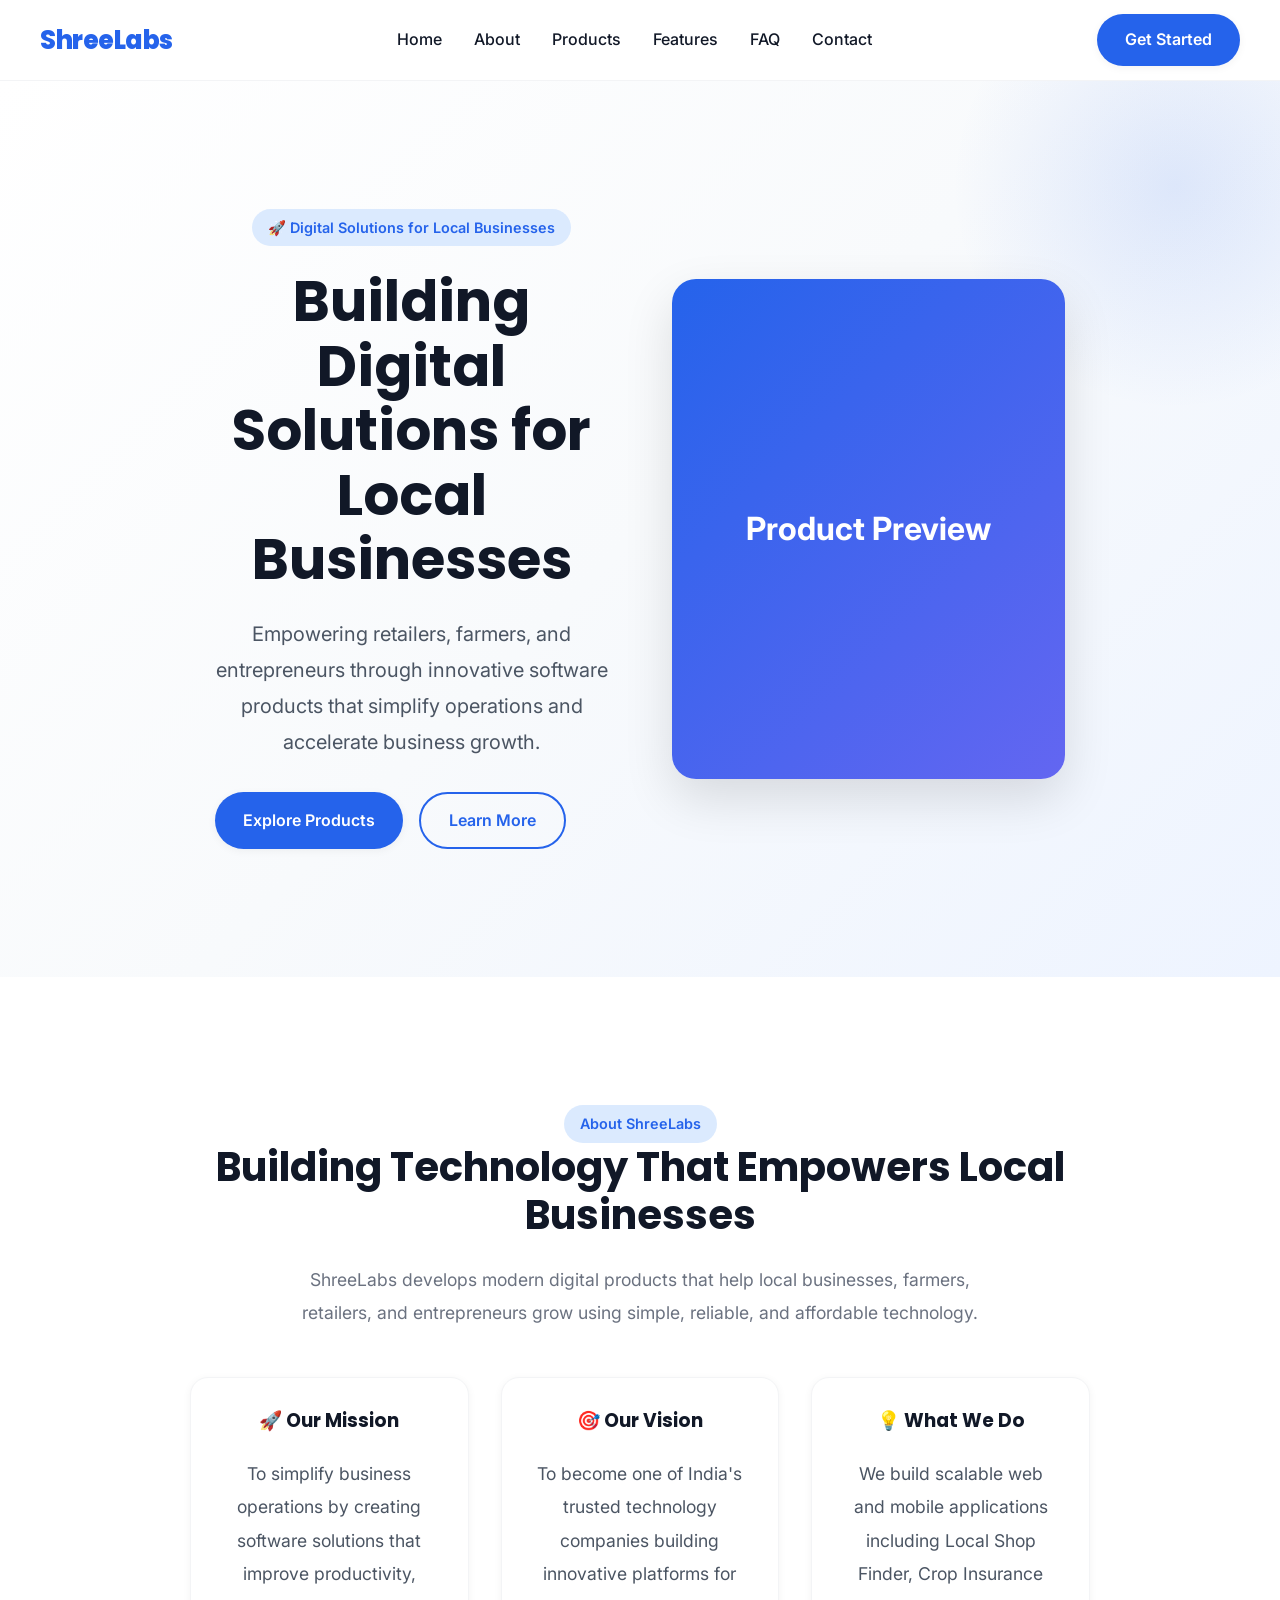
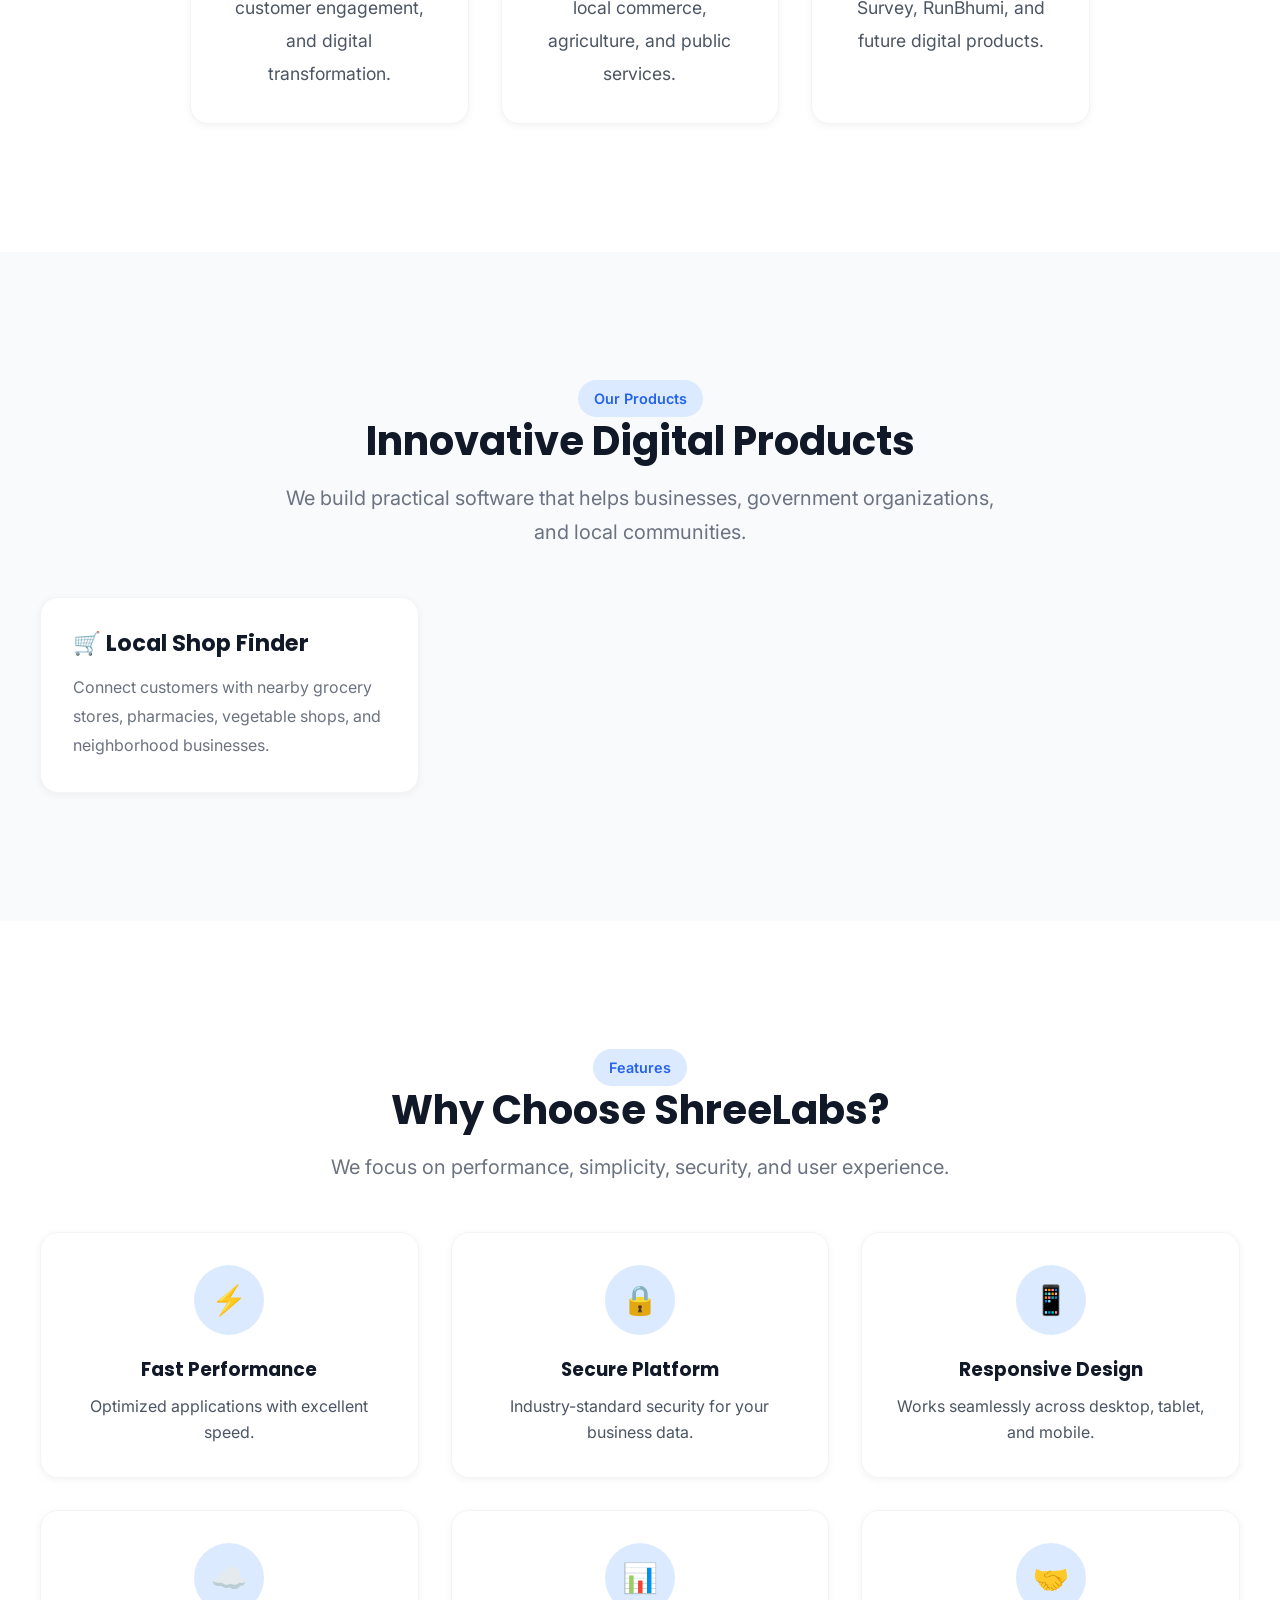
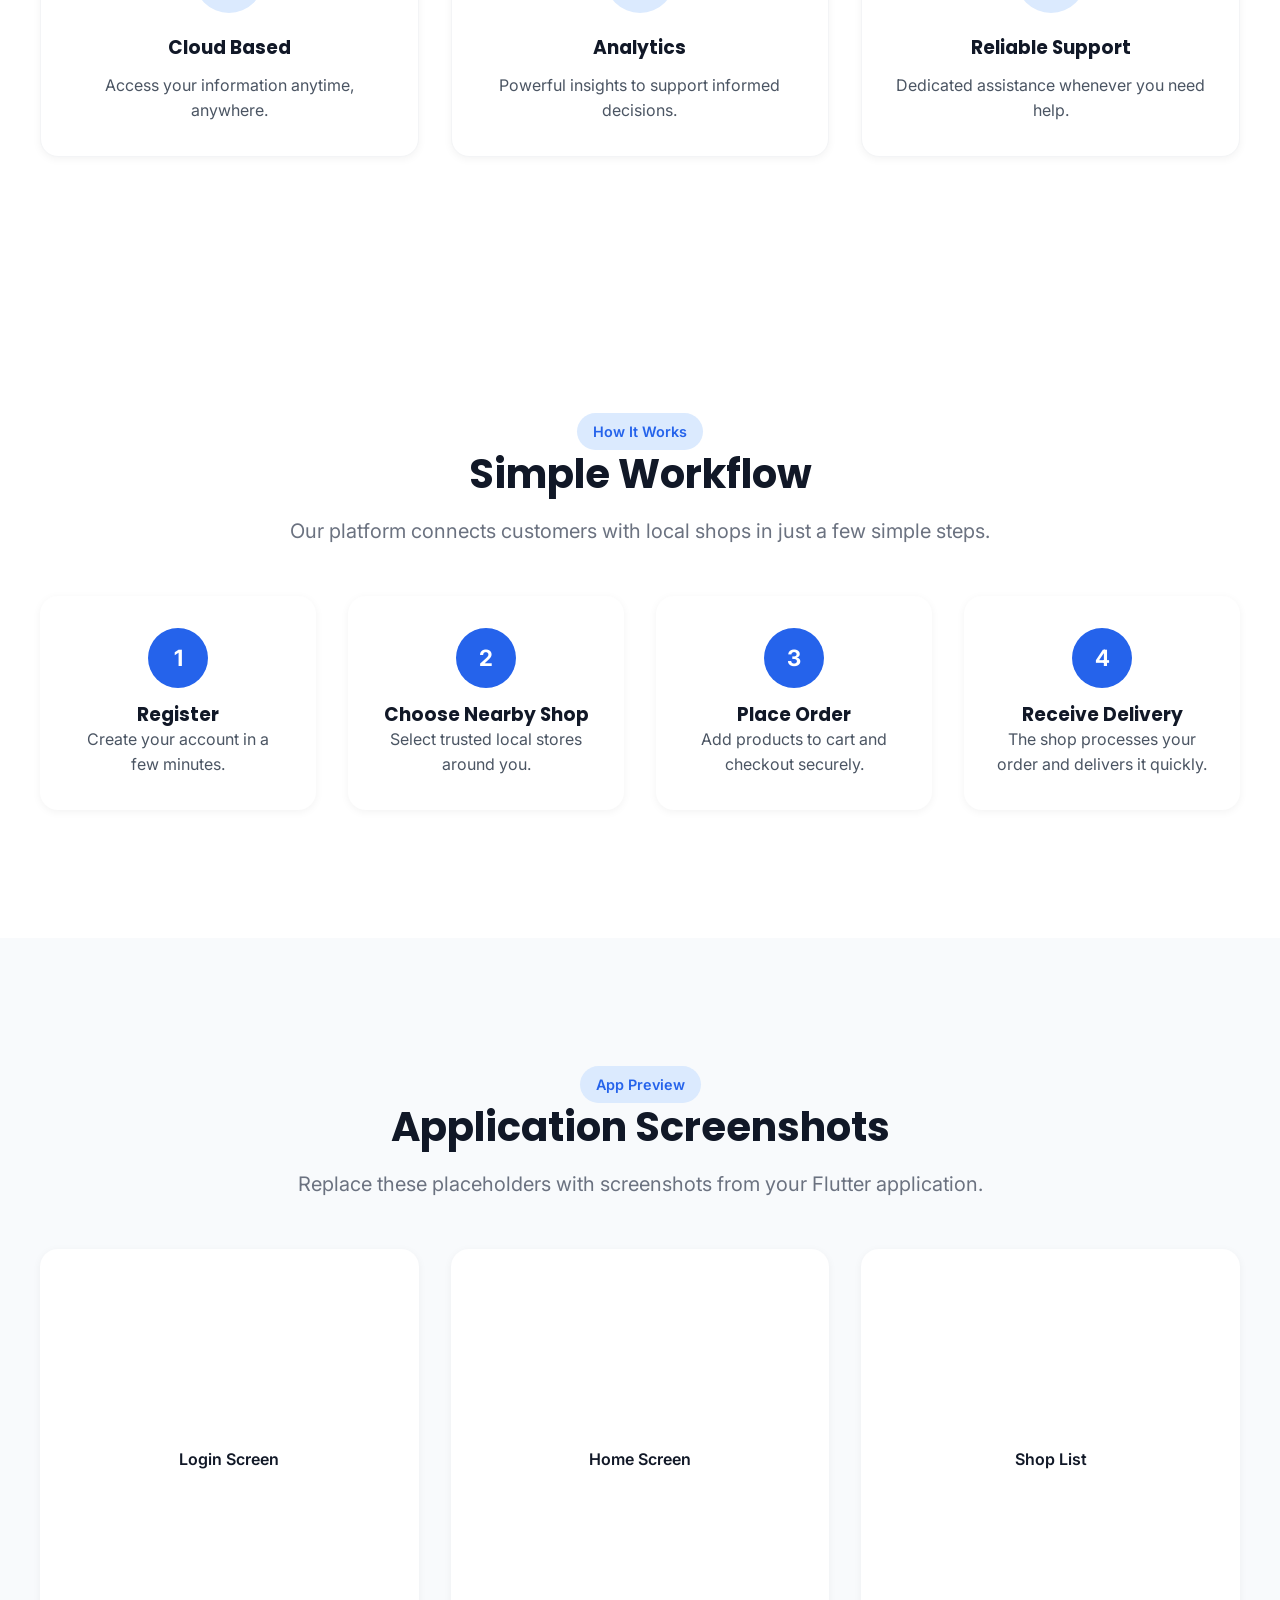
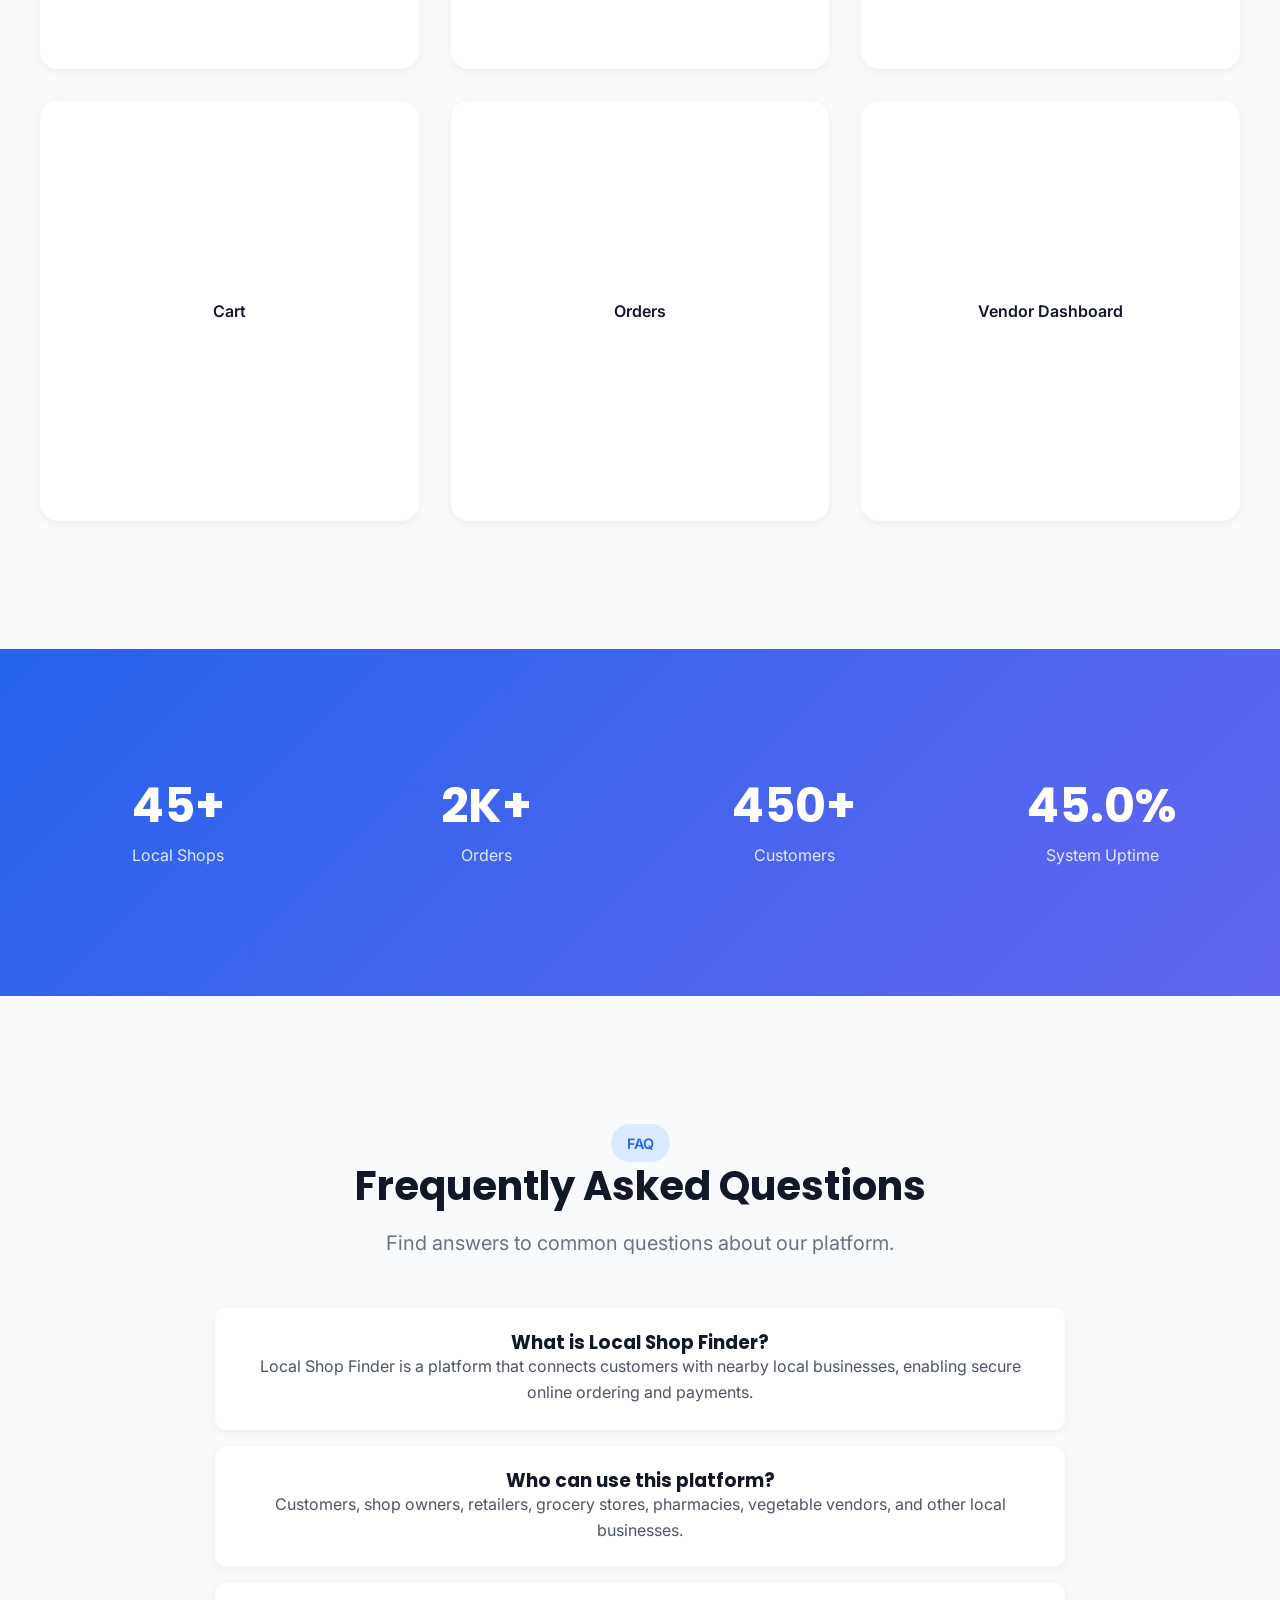
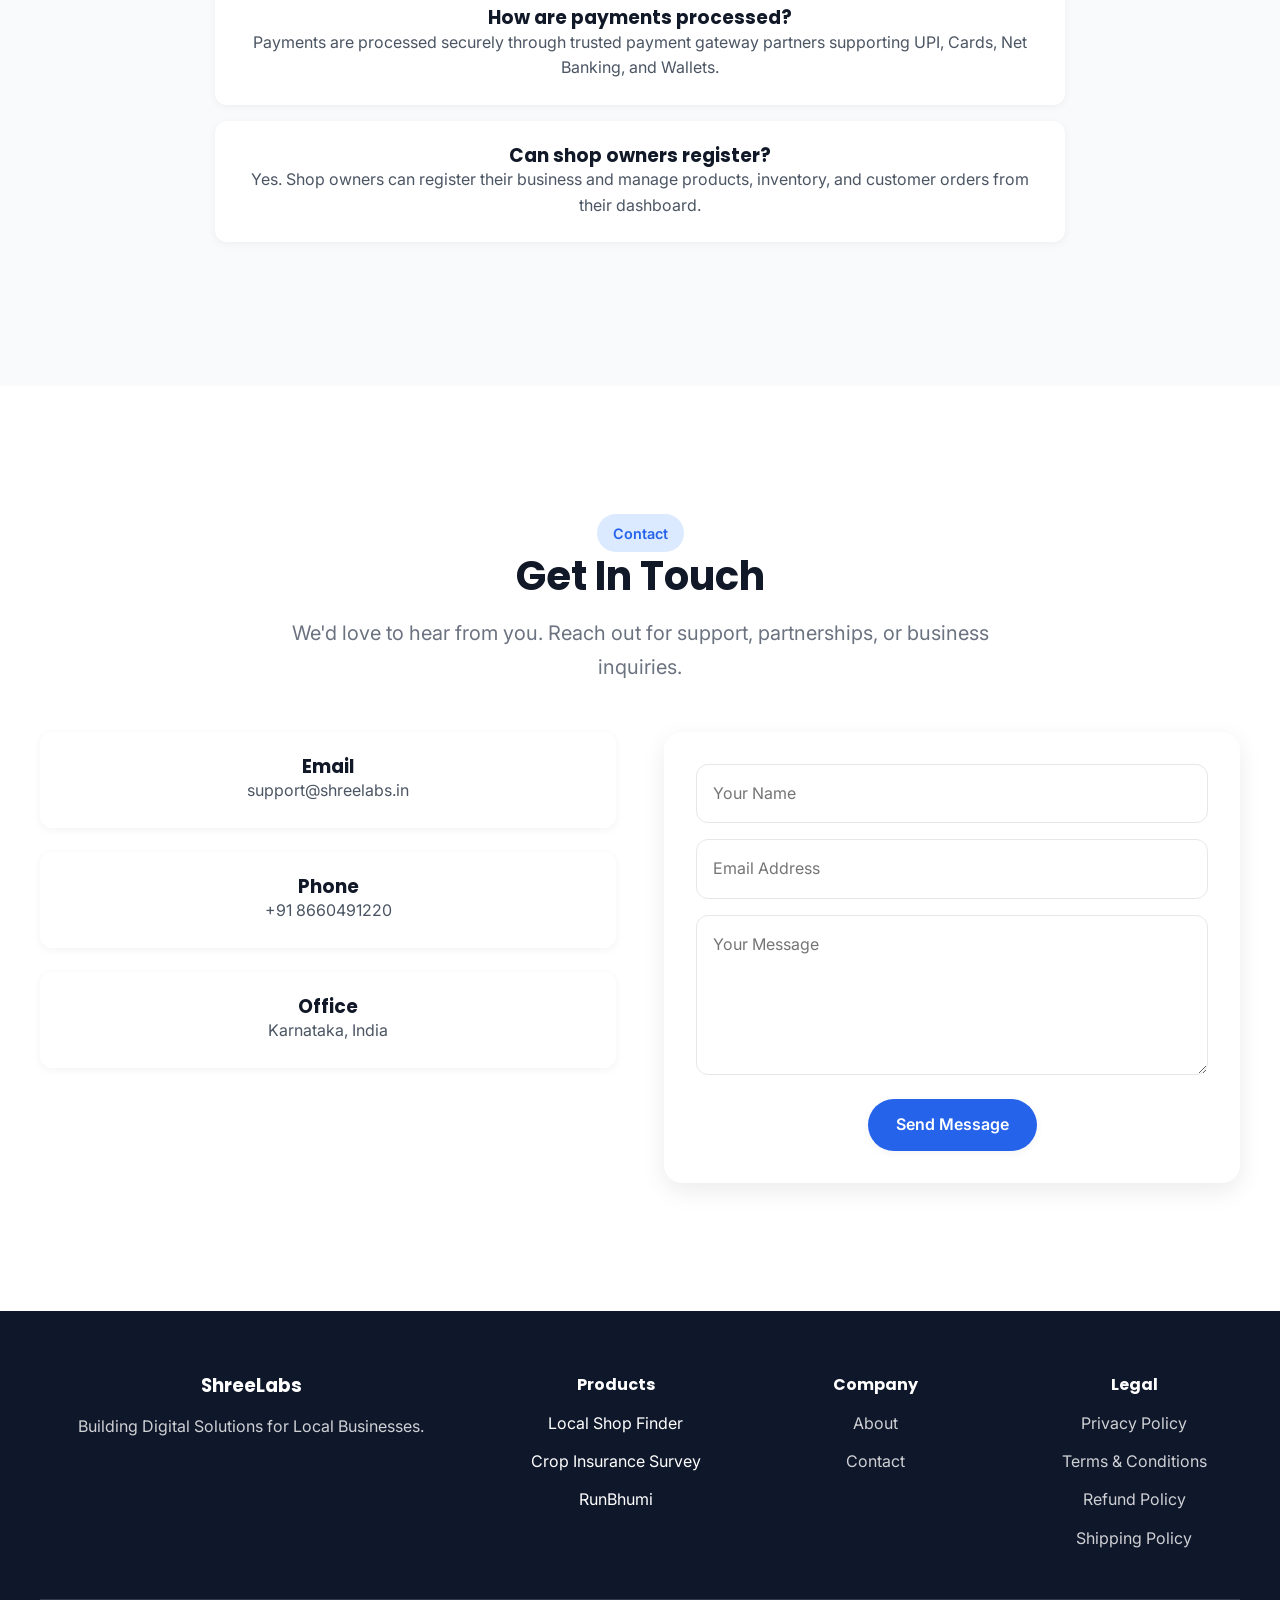
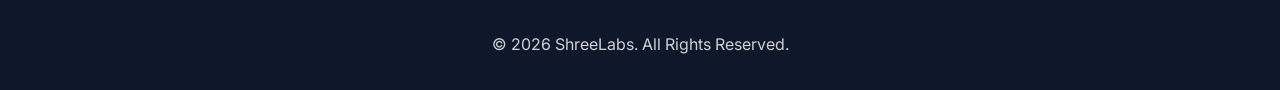
<file: index.html>
<!DOCTYPE html>
<html lang="en">

<head>
    <!-- =========================
         Basic Meta Tags
    ========================== -->
    <meta charset="UTF-8">
    <meta name="viewport" content="width=device-width, initial-scale=1.0">

    <title>ShreeLabs | Digital Solutions for Local Businesses</title>

    <meta name="description"
        content="ShreeLabs builds modern digital solutions for local businesses including Local Shop Finder, Crop Insurance Survey, and RunBhumi.">

    <meta name="keywords"
        content="ShreeLabs, Local Shop Finder, Flutter, Local Business, Grocery App, Crop Survey">

    <meta name="author" content="ShreeLabs">

    <!-- =========================
         Open Graph
    ========================== -->
    <meta property="og:title" content="ShreeLabs">
    <meta property="og:description"
        content="Building Digital Solutions for Local Businesses.">
    <meta property="og:type" content="website">

    <!-- =========================
         Google Fonts
    ========================== -->
    <link rel="preconnect" href="https://fonts.googleapis.com">
    <link rel="preconnect" href="https://fonts.gstatic.com" crossorigin>

    <link href="https://fonts.googleapis.com/css2?family=Inter:wght@300;400;500;600;700&family=Poppins:wght@500;600;700;800&display=swap"
        rel="stylesheet">

    <!-- =========================
         CSS Files
    ========================== -->
    <link rel="stylesheet" href="assets/css/variables.css">
    <link rel="stylesheet" href="assets/css/reset.css">
    <link rel="stylesheet" href="assets/css/layout.css">
    <link rel="stylesheet" href="assets/css/components.css">
    <link rel="stylesheet" href="assets/css/sections.css">
    <link rel="stylesheet" href="assets/css/responsive.css">
    <link rel="stylesheet" href="assets/css/animations.css">
</head>

<body>

    <!-- ==========================================
                    HEADER
    =========================================== -->

    <header class="header">

        <div class="container">

            <nav class="navbar">

                <!-- Logo -->
                <a href="#" class="logo">
                    <span class="logo-text">ShreeLabs</span>
                </a>

                <!-- Desktop Navigation -->

                <ul class="nav-links">

                    <li><a href="#home">Home</a></li>

                    <li><a href="#about">About</a></li>

                    <li><a href="#products">Products</a></li>

                    <li><a href="#features">Features</a></li>

                    <li><a href="#faq">FAQ</a></li>

                    <li><a href="#contact">Contact</a></li>

                </ul>

                <!-- CTA Button -->

                <a href="#products" class="btn-primary">
                    Get Started
                </a>

            </nav>

        </div>

    </header>

    <!-- ==========================================
                    HERO
    =========================================== -->
    <section id="home" class="hero">

        <div class="container hero-content">
    
            <div class="hero-left">
    
                <span class="badge">
                    🚀 Digital Solutions for Local Businesses
                </span>
    
                <h1>
                    Building Digital Solutions
                    for Local Businesses
                </h1>
    
                <p>
                    Empowering retailers, farmers, and entrepreneurs through
                    innovative software products that simplify operations and
                    accelerate business growth.
                </p>
    
                <div class="hero-buttons">
                    <a href="#products" class="btn-primary">
                        Explore Products
                    </a>
    
                    <a href="#about" class="btn-secondary">
                        Learn More
                    </a>
                </div>
    
            </div>
    
            <div class="hero-right">
    
                <div class="hero-image-placeholder">
    
                    Product Preview
    
                </div>
    
            </div>
    
        </div>
    
    </section>

<!-- ==========================================
                ABOUT
=========================================== -->

<section id="about" class="section">

    <div class="container">

        <span class="badge">
            About ShreeLabs
        </span>

        <h2 class="section-title">
            Building Technology That Empowers Local Businesses
        </h2>

        <p class="section-subtitle">
            ShreeLabs develops modern digital products that help local businesses,
            farmers, retailers, and entrepreneurs grow using simple, reliable,
            and affordable technology.
        </p>

        <div class="grid grid-3">

            <div class="card">

                <h3>🚀 Our Mission</h3>

                <p>
                    To simplify business operations by creating software
                    solutions that improve productivity, customer engagement,
                    and digital transformation.
                </p>

            </div>

            <div class="card">

                <h3>🎯 Our Vision</h3>

                <p>
                    To become one of India's trusted technology companies
                    building innovative platforms for local commerce,
                    agriculture, and public services.
                </p>

            </div>

            <div class="card">

                <h3>💡 What We Do</h3>

                <p>
                    We build scalable web and mobile applications including
                    Local Shop Finder, Crop Insurance Survey,
                    RunBhumi, and future digital products.
                </p>

            </div>

        </div>

    </div>

</section>


<!-- ==========================================
                PRODUCTS
=========================================== -->

<section id="products" class="section">

    <div class="container">

        <span class="badge">
            Our Products
        </span>

        <h2 class="section-title">
            Innovative Digital Products
        </h2>

        <p class="section-subtitle">
            We build practical software that helps businesses,
            government organizations, and local communities.
        </p>

        <div class="products-grid">

            <div class="card product-card">

                <h3>🛒 Local Shop Finder</h3>

                <p>
                    Connect customers with nearby grocery stores,
                    pharmacies, vegetable shops, and neighborhood businesses.
                </p>

            </div>

            
        </div>

    </div>

</section>


<!-- ==========================================
                FEATURES
=========================================== -->

<section id="features" class="section">

    <div class="container">

        <span class="badge">
            Features
        </span>

        <h2 class="section-title">
            Why Choose ShreeLabs?
        </h2>

        <p class="section-subtitle">
            We focus on performance, simplicity, security,
            and user experience.
        </p>

        <div class="features-grid">

            <div class="card feature-card">
                <div class="feature-icon">⚡</div>
                <h3>Fast Performance</h3>
                <p>Optimized applications with excellent speed.</p>
            </div>

            <div class="card feature-card">
                <div class="feature-icon">🔒</div>
                <h3>Secure Platform</h3>
                <p>Industry-standard security for your business data.</p>
            </div>

            <div class="card feature-card">
                <div class="feature-icon">📱</div>
                <h3>Responsive Design</h3>
                <p>Works seamlessly across desktop, tablet, and mobile.</p>
            </div>

            <div class="card feature-card">
                <div class="feature-icon">☁️</div>
                <h3>Cloud Based</h3>
                <p>Access your information anytime, anywhere.</p>
            </div>

            <div class="card feature-card">
                <div class="feature-icon">📊</div>
                <h3>Analytics</h3>
                <p>Powerful insights to support informed decisions.</p>
            </div>

            <div class="card feature-card">
                <div class="feature-icon">🤝</div>
                <h3>Reliable Support</h3>
                <p>Dedicated assistance whenever you need help.</p>
            </div>

        </div>

    </div>

</section>




<!-- ==========================================
                HOW IT WORKS
=========================================== -->

<section id="workflow" class="section">

    <div class="container">

        <span class="badge">
            How It Works
        </span>

        <h2 class="section-title">
            Simple Workflow
        </h2>

        <p class="section-subtitle">
            Our platform connects customers with local shops in just a few simple steps.
        </p>

        <div class="workflow-grid">

            <div class="workflow-card">

                <div class="step-number">1</div>

                <h3>Register</h3>

                <p>Create your account in a few minutes.</p>

            </div>

            <div class="workflow-card">

                <div class="step-number">2</div>

                <h3>Choose Nearby Shop</h3>

                <p>Select trusted local stores around you.</p>

            </div>

            <div class="workflow-card">

                <div class="step-number">3</div>

                <h3>Place Order</h3>

                <p>Add products to cart and checkout securely.</p>

            </div>

            <div class="workflow-card">

                <div class="step-number">4</div>

                <h3>Receive Delivery</h3>

                <p>The shop processes your order and delivers it quickly.</p>

            </div>

        </div>

    </div>

</section>




<!-- ==========================================
                SCREENSHOTS
=========================================== -->

<section id="screenshots" class="section">

    <div class="container">

        <span class="badge">
            App Preview
        </span>

        <h2 class="section-title">
            Application Screenshots
        </h2>

        <p class="section-subtitle">
            Replace these placeholders with screenshots from your Flutter application.
        </p>

        <div class="screenshots-grid">

            <div class="screenshot-card">
                Login Screen
            </div>

            <div class="screenshot-card">
                Home Screen
            </div>

            <div class="screenshot-card">
                Shop List
            </div>

            <div class="screenshot-card">
                Cart
            </div>

            <div class="screenshot-card">
                Orders
            </div>

            <div class="screenshot-card">
                Vendor Dashboard
            </div>

        </div>

    </div>

</section>


<!-- ==========================================
                STATISTICS
=========================================== -->

<section id="statistics" class="section">

    <div class="container">

        <div class="stats-grid">

            <div class="stat-card">

                <h2>100+</h2>

                <p>Local Shops</p>

            </div>

            <div class="stat-card">

                <h2>5K+</h2>

                <p>Orders</p>

            </div>

            <div class="stat-card">

                <h2>1000+</h2>

                <p>Customers</p>

            </div>

            <div class="stat-card">

                <h2>99.9%</h2>

                <p>System Uptime</p>

            </div>

        </div>

    </div>

</section>


<!-- ==========================================
                FAQ
=========================================== -->

<section id="faq" class="section">

    <div class="container">

        <span class="badge">
            FAQ
        </span>

        <h2 class="section-title">
            Frequently Asked Questions
        </h2>

        <p class="section-subtitle">
            Find answers to common questions about our platform.
        </p>

        <div class="faq-container">

            <div class="faq-item">
                <h3>What is Local Shop Finder?</h3>
                <p>
                    Local Shop Finder is a platform that connects customers with nearby local businesses,
                    enabling secure online ordering and payments.
                </p>
            </div>

            <div class="faq-item">
                <h3>Who can use this platform?</h3>
                <p>
                    Customers, shop owners, retailers, grocery stores, pharmacies,
                    vegetable vendors, and other local businesses.
                </p>
            </div>

            <div class="faq-item">
                <h3>How are payments processed?</h3>
                <p>
                    Payments are processed securely through trusted payment gateway partners
                    supporting UPI, Cards, Net Banking, and Wallets.
                </p>
            </div>

            <div class="faq-item">
                <h3>Can shop owners register?</h3>
                <p>
                    Yes. Shop owners can register their business and manage products,
                    inventory, and customer orders from their dashboard.
                </p>
            </div>

        </div>

    </div>

</section>



<!-- ==========================================
                CONTACT
=========================================== -->

<section id="contact" class="section">

    <div class="container">

        <span class="badge">
            Contact
        </span>

        <h2 class="section-title">
            Get In Touch
        </h2>

        <p class="section-subtitle">
            We'd love to hear from you.
            Reach out for support, partnerships, or business inquiries.
        </p>

        <div class="contact-wrapper">

            <div class="contact-info">

                <div class="contact-card">

                    <h3>Email</h3>

                    <p>support@shreelabs.in</p>

                </div>

                <div class="contact-card">

                    <h3>Phone</h3>

                    <p>+91 8660491220</p>

                </div>

                <div class="contact-card">

                    <h3>Office</h3>

                    <p>
                        Karnataka, India
                    </p>

                </div>

            </div>

            <form class="contact-form">

                <input
                    type="text"
                    placeholder="Your Name"
                    required>

                <input
                    type="email"
                    placeholder="Email Address"
                    required>

                <textarea
                    placeholder="Your Message"
                    required></textarea>

                <button
                    type="submit"
                    class="btn-primary">

                    Send Message

                </button>

            </form>

        </div>

    </div>

</section>




<!-- ==========================================
                FOOTER
=========================================== -->

<footer class="footer">

    <div class="container">

        <div class="footer-grid">

            <div>

                <h3>ShreeLabs</h3>

                <p>
                    Building Digital Solutions for Local Businesses.
                </p>

            </div>

            <div>

                <h4>Products</h4>

                <ul>

                    <li>Local Shop Finder</li>

                    <li>Crop Insurance Survey</li>

                    <li>RunBhumi</li>

                </ul>

            </div>

            <div>

                <h4>Company</h4>

                <ul>

                    <li><a href="#about">About</a></li>

                    <li><a href="#contact">Contact</a></li>

                </ul>

            </div>

            <div>

                <h4>Legal</h4>

                <ul>

                    <li><a href="pages/privacy-policy.html">Privacy Policy</a></li>

                    <li><a href="pages/terms-and-conditions.html">Terms & Conditions</a></li>

                    <li><a href="pages/refund-policy.html">Refund Policy</a></li>

                    <li><a href="pages/shipping-policy.html">Shipping Policy</a></li>

                </ul>

            </div>

        </div>

        <hr>

        <p class="copyright">

            © 2026 ShreeLabs. All Rights Reserved.

        </p>

    </div>

</footer>



    <!-- =========================
            JavaScript
    ========================== -->

    <script src="assets/js/main.js"></script>

</body>

</html>
</file>
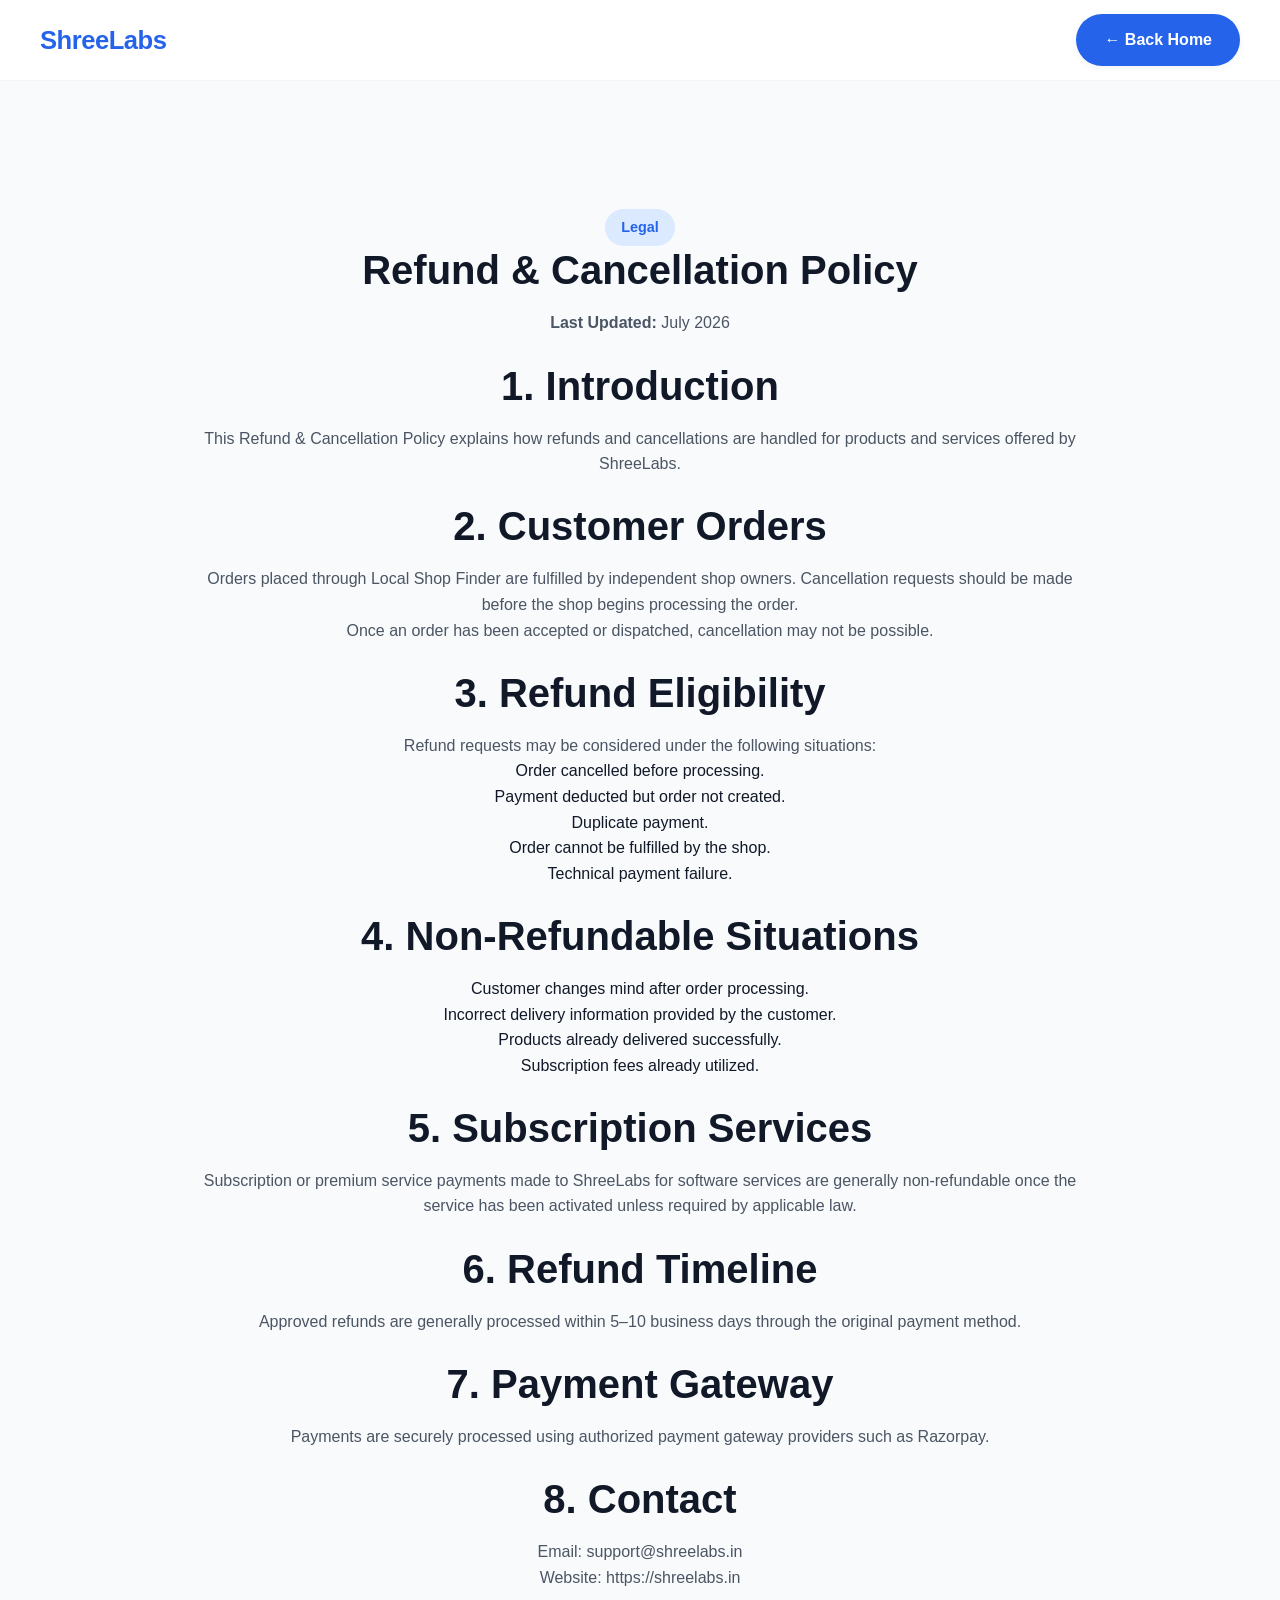
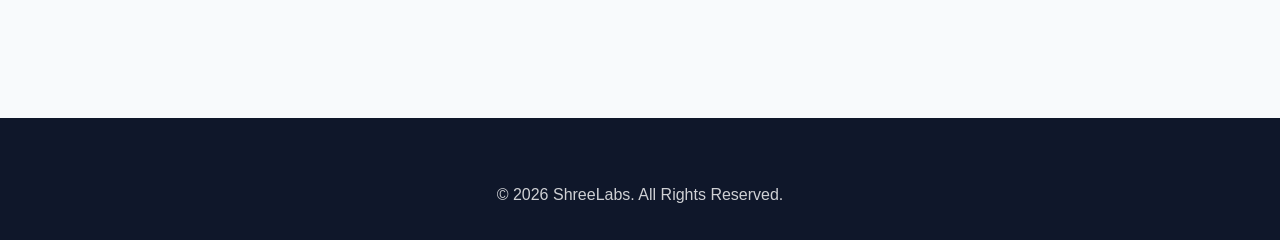
<file: pages/refund-policy.html>
<!DOCTYPE html>
<html lang="en">

<head>

    <meta charset="UTF-8">

    <meta name="viewport"
        content="width=device-width, initial-scale=1.0">

    <title>Refund & Cancellation Policy | ShreeLabs</title>

    <meta name="description"
        content="Refund and Cancellation Policy for ShreeLabs products and services.">

    <link rel="stylesheet" href="../assets/css/variables.css">
    <link rel="stylesheet" href="../assets/css/reset.css">
    <link rel="stylesheet" href="../assets/css/layout.css">
    <link rel="stylesheet" href="../assets/css/components.css">
    <link rel="stylesheet" href="../assets/css/sections.css">
    <link rel="stylesheet" href="../assets/css/responsive.css">
    <link rel="stylesheet" href="../assets/css/animations.css">

</head>

<body>

<header class="header">

<div class="container">

<nav class="navbar">

<a href="../index.html" class="logo">

<span class="logo-text">

ShreeLabs

</span>

</a>

<a href="../index.html" class="btn-primary">

← Back Home

</a>

</nav>

</div>

</header>


<section class="section">

<div class="container" style="max-width:900px;">

<span class="badge">

Legal

</span>

<h1 class="section-title">

Refund & Cancellation Policy

</h1>

<p>

<strong>Last Updated:</strong> July 2026

</p>

<br>

<h2>1. Introduction</h2>

<p>

This Refund & Cancellation Policy explains how refunds and cancellations
are handled for products and services offered by ShreeLabs.

</p>

<br>

<h2>2. Customer Orders</h2>

<p>

Orders placed through Local Shop Finder are fulfilled by independent
shop owners. Cancellation requests should be made before the shop
begins processing the order.

</p>

<p>

Once an order has been accepted or dispatched,
cancellation may not be possible.

</p>

<br>

<h2>3. Refund Eligibility</h2>

<p>

Refund requests may be considered under the following situations:

</p>

<ul>

<li>Order cancelled before processing.</li>

<li>Payment deducted but order not created.</li>

<li>Duplicate payment.</li>

<li>Order cannot be fulfilled by the shop.</li>

<li>Technical payment failure.</li>

</ul>

<br>

<h2>4. Non-Refundable Situations</h2>

<ul>

<li>Customer changes mind after order processing.</li>

<li>Incorrect delivery information provided by the customer.</li>

<li>Products already delivered successfully.</li>

<li>Subscription fees already utilized.</li>

</ul>

<br>

<h2>5. Subscription Services</h2>

<p>

Subscription or premium service payments made to ShreeLabs
for software services are generally non-refundable once
the service has been activated unless required by applicable law.

</p>

<br>

<h2>6. Refund Timeline</h2>

<p>

Approved refunds are generally processed within
5–10 business days through the original payment method.

</p>

<br>

<h2>7. Payment Gateway</h2>

<p>

Payments are securely processed using authorized payment
gateway providers such as Razorpay.

</p>

<br>

<h2>8. Contact</h2>

<p>

Email:
support@shreelabs.in

</p>

<p>

Website:
https://shreelabs.in

</p>

</div>

</section>

<footer class="footer">

<div class="container">

<p>

© 2026 ShreeLabs. All Rights Reserved.

</p>

</div>

</footer>

</body>

</html>
</file>
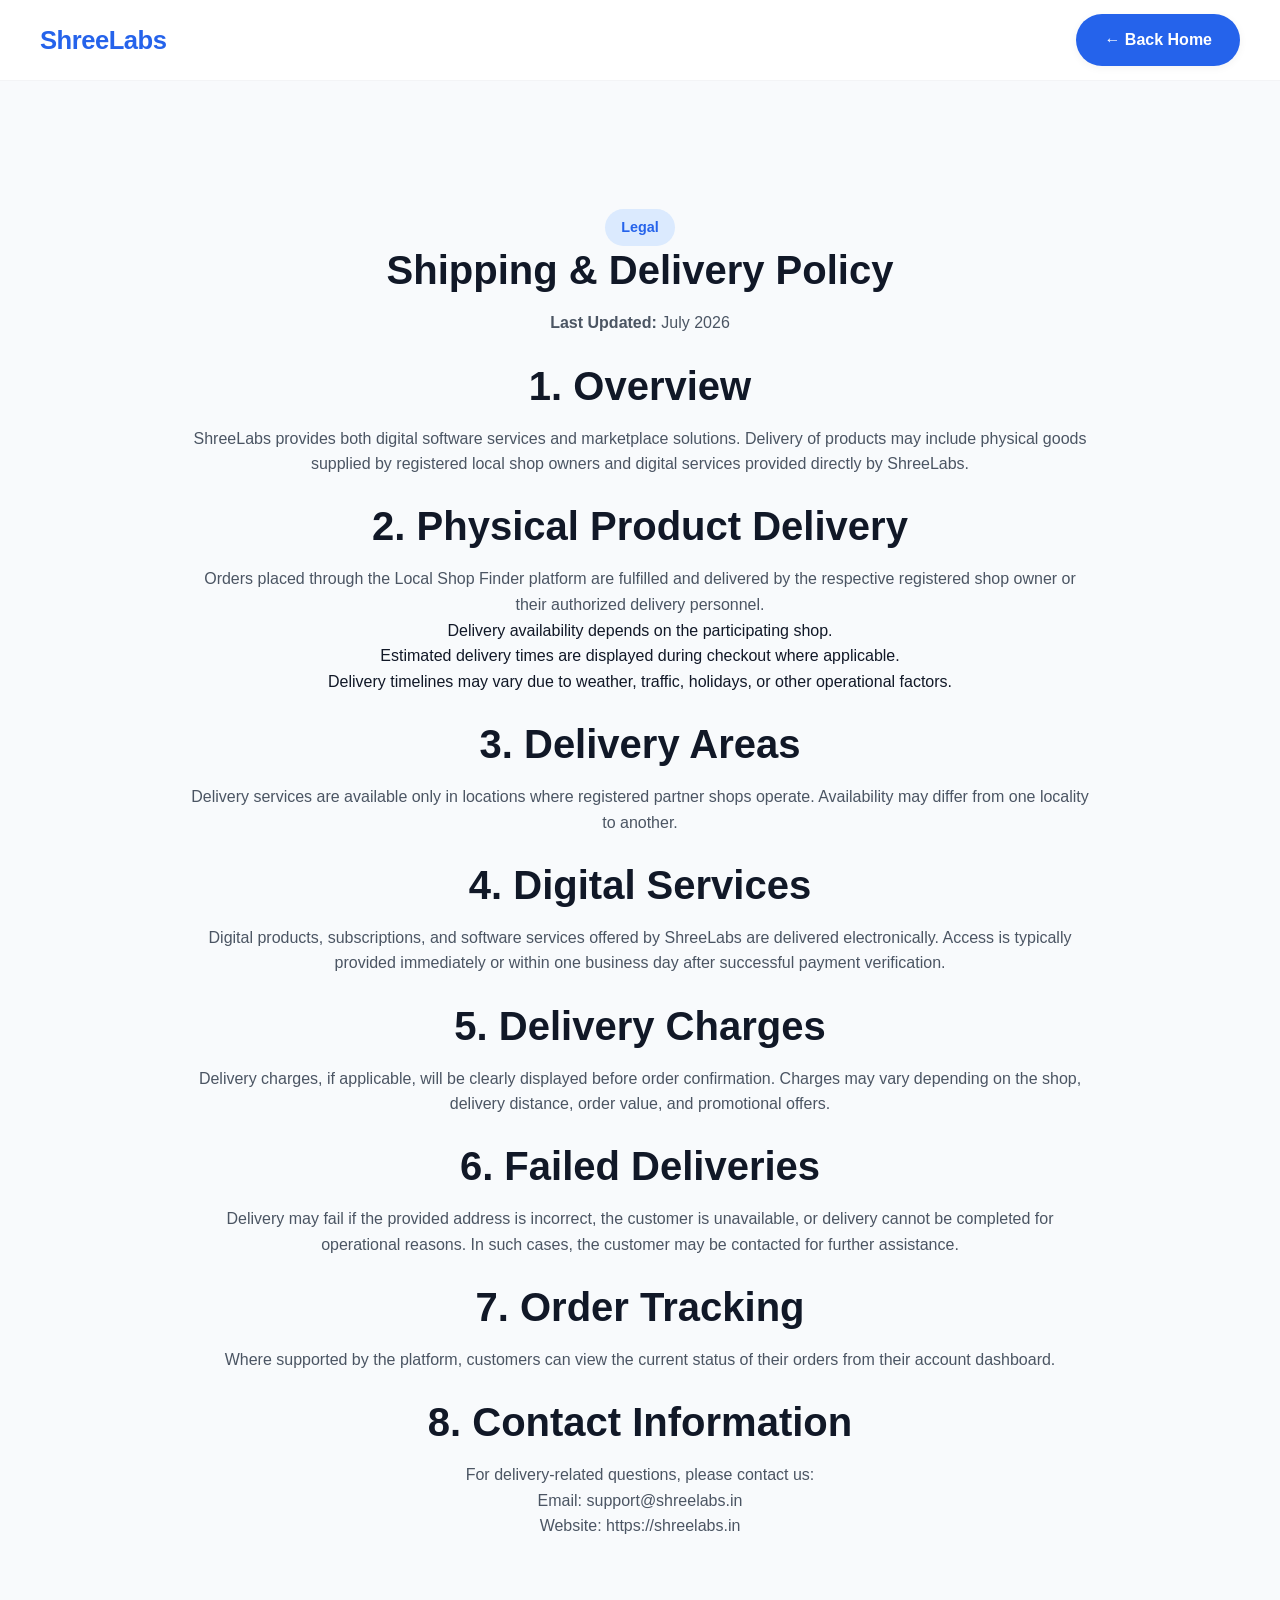
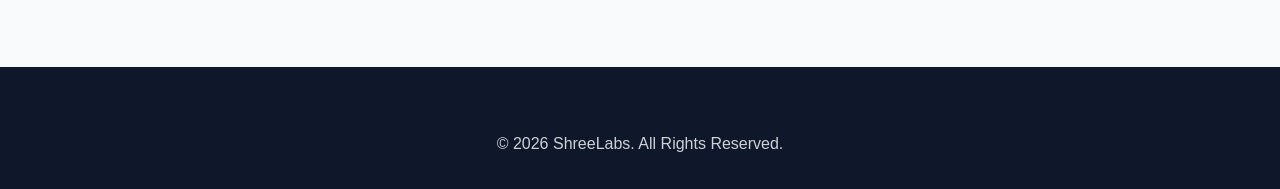
<file: pages/shipping-policy.html>
<!DOCTYPE html>
<html lang="en">

<head>

    <meta charset="UTF-8">

    <meta name="viewport"
        content="width=device-width, initial-scale=1.0">

    <title>Shipping & Delivery Policy | ShreeLabs</title>

    <meta name="description"
        content="Shipping and Delivery Policy for ShreeLabs products and services.">

    <link rel="stylesheet" href="../assets/css/variables.css">
    <link rel="stylesheet" href="../assets/css/reset.css">
    <link rel="stylesheet" href="../assets/css/layout.css">
    <link rel="stylesheet" href="../assets/css/components.css">
    <link rel="stylesheet" href="../assets/css/sections.css">
    <link rel="stylesheet" href="../assets/css/responsive.css">
    <link rel="stylesheet" href="../assets/css/animations.css">

</head>

<body>

<header class="header">

    <div class="container">

        <nav class="navbar">

            <a href="../index.html" class="logo">

                <span class="logo-text">

                    ShreeLabs

                </span>

            </a>

            <a href="../index.html" class="btn-primary">

                ← Back Home

            </a>

        </nav>

    </div>

</header>


<section class="section">

    <div class="container" style="max-width:900px;">

        <span class="badge">

            Legal

        </span>

        <h1 class="section-title">

            Shipping & Delivery Policy

        </h1>

        <p>

            <strong>Last Updated:</strong> July 2026

        </p>

        <br>

        <h2>1. Overview</h2>

        <p>

            ShreeLabs provides both digital software services and marketplace
            solutions. Delivery of products may include physical goods supplied
            by registered local shop owners and digital services provided
            directly by ShreeLabs.

        </p>

        <br>

        <h2>2. Physical Product Delivery</h2>

        <p>

            Orders placed through the Local Shop Finder platform are fulfilled
            and delivered by the respective registered shop owner or their
            authorized delivery personnel.

        </p>

        <ul>

            <li>Delivery availability depends on the participating shop.</li>

            <li>Estimated delivery times are displayed during checkout where applicable.</li>

            <li>Delivery timelines may vary due to weather, traffic, holidays, or other operational factors.</li>

        </ul>

        <br>

        <h2>3. Delivery Areas</h2>

        <p>

            Delivery services are available only in locations where registered
            partner shops operate. Availability may differ from one locality
            to another.

        </p>

        <br>

        <h2>4. Digital Services</h2>

        <p>

            Digital products, subscriptions, and software services offered by
            ShreeLabs are delivered electronically. Access is typically
            provided immediately or within one business day after successful
            payment verification.

        </p>

        <br>

        <h2>5. Delivery Charges</h2>

        <p>

            Delivery charges, if applicable, will be clearly displayed before
            order confirmation. Charges may vary depending on the shop,
            delivery distance, order value, and promotional offers.

        </p>

        <br>

        <h2>6. Failed Deliveries</h2>

        <p>

            Delivery may fail if the provided address is incorrect,
            the customer is unavailable, or delivery cannot be completed for
            operational reasons. In such cases, the customer may be contacted
            for further assistance.

        </p>

        <br>

        <h2>7. Order Tracking</h2>

        <p>

            Where supported by the platform, customers can view the current
            status of their orders from their account dashboard.

        </p>

        <br>

        <h2>8. Contact Information</h2>

        <p>

            For delivery-related questions, please contact us:

        </p>

        <p>

            Email:
            support@shreelabs.in

        </p>

        <p>

            Website:
            https://shreelabs.in

        </p>

    </div>

</section>


<footer class="footer">

    <div class="container">

        <p>

            © 2026 ShreeLabs. All Rights Reserved.

        </p>

    </div>

</footer>

</body>

</html>
</file>
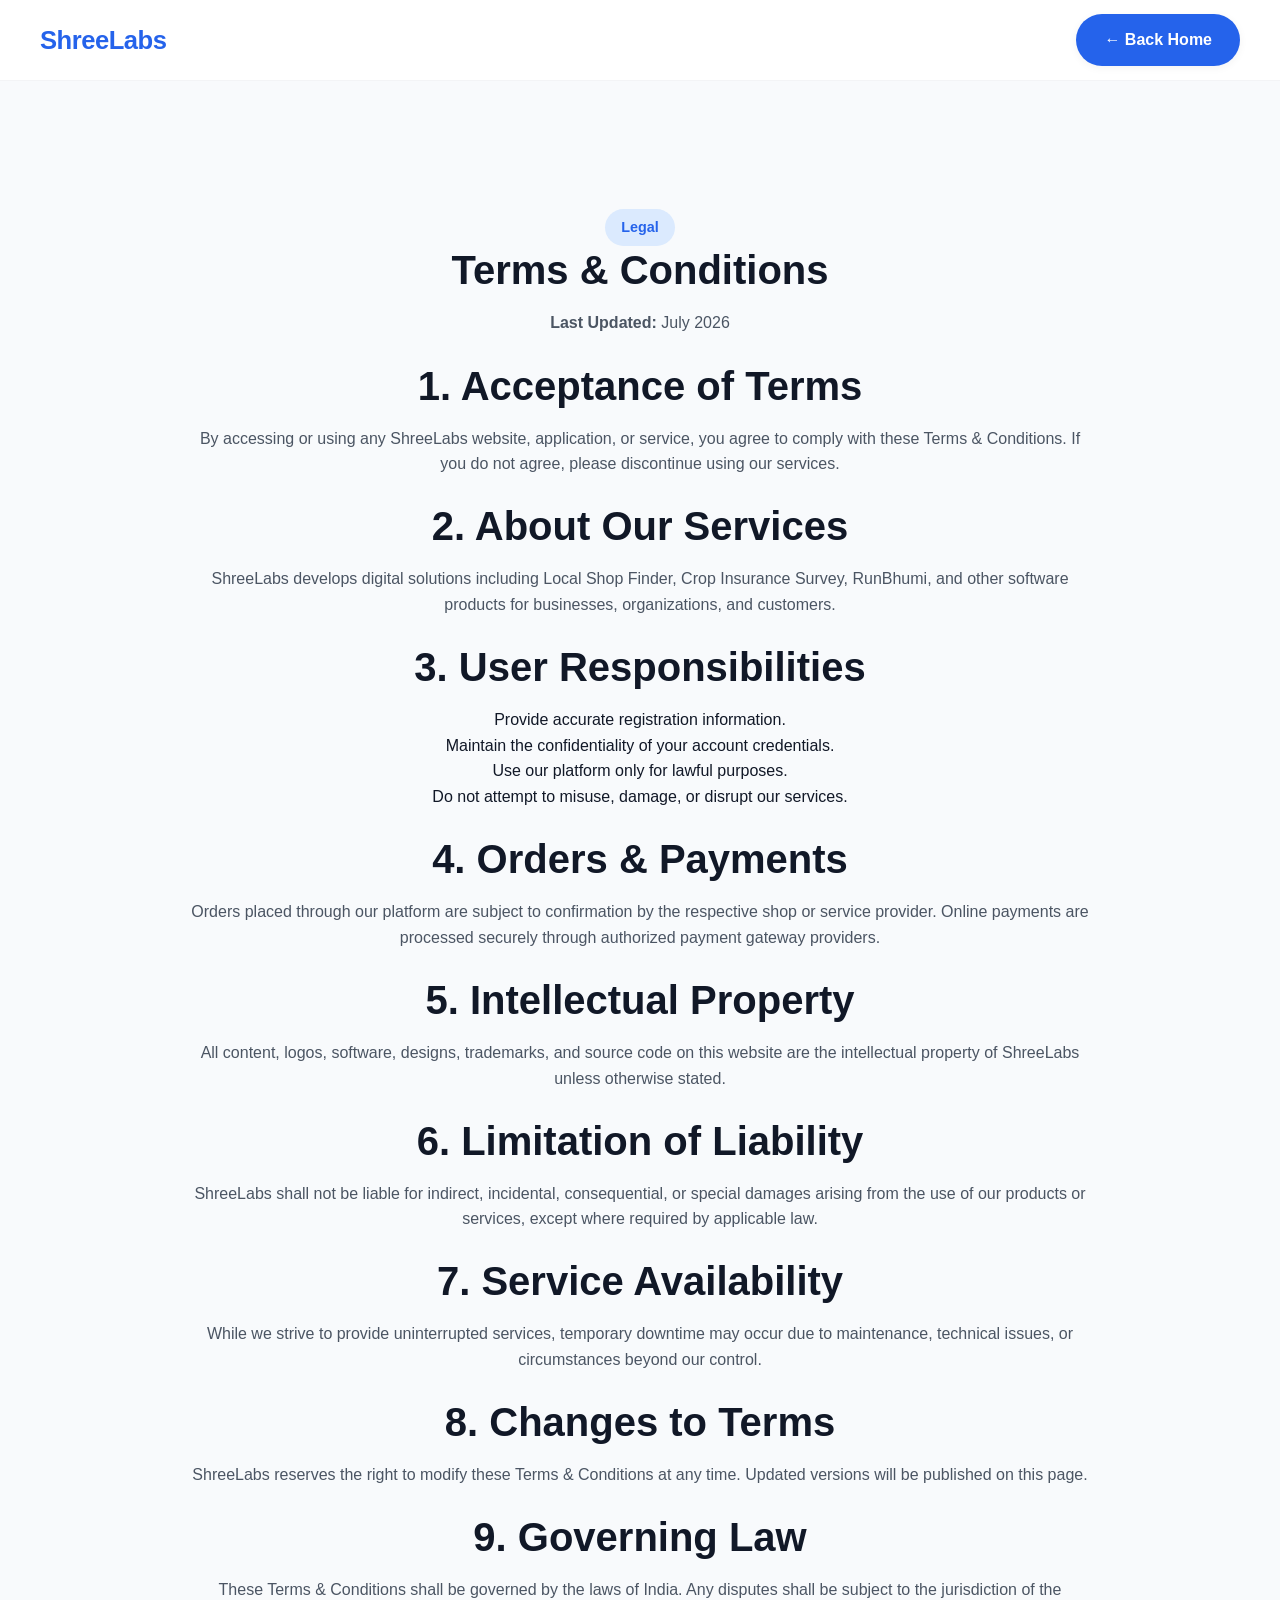
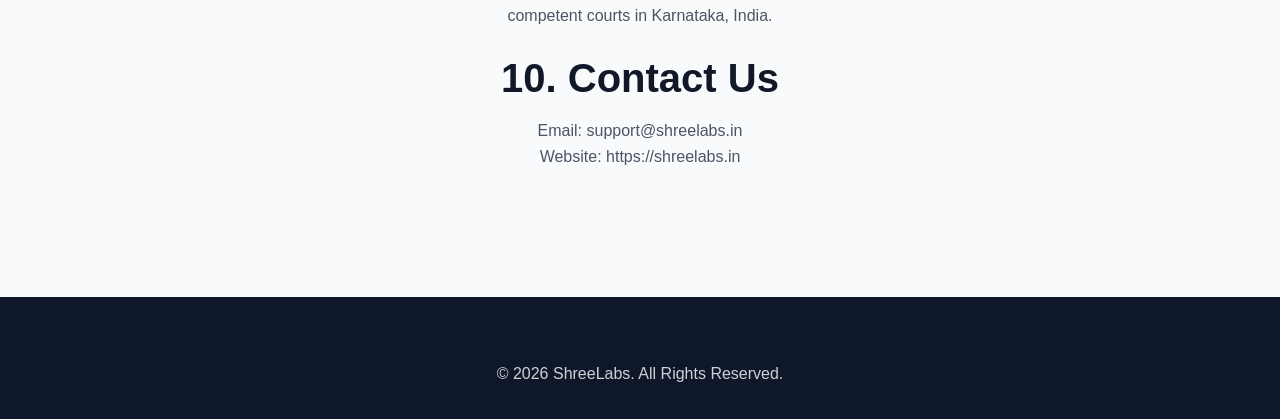
<file: pages/terms-and-conditions.html>
<!DOCTYPE html>
<html lang="en">

<head>

    <meta charset="UTF-8">

    <meta name="viewport" content="width=device-width, initial-scale=1.0">

    <title>Terms & Conditions | ShreeLabs</title>

    <meta name="description"
        content="Terms and Conditions for using ShreeLabs products and services.">

    <link rel="stylesheet" href="../assets/css/variables.css">
    <link rel="stylesheet" href="../assets/css/reset.css">
    <link rel="stylesheet" href="../assets/css/layout.css">
    <link rel="stylesheet" href="../assets/css/components.css">
    <link rel="stylesheet" href="../assets/css/sections.css">
    <link rel="stylesheet" href="../assets/css/responsive.css">
    <link rel="stylesheet" href="../assets/css/animations.css">

</head>

<body>

<header class="header">

    <div class="container">

        <nav class="navbar">

            <a href="../index.html" class="logo">

                <span class="logo-text">

                    ShreeLabs

                </span>

            </a>

            <a href="../index.html" class="btn-primary">

                ← Back Home

            </a>

        </nav>

    </div>

</header>


<section class="section">

    <div class="container" style="max-width:900px;">

        <span class="badge">

            Legal

        </span>

        <h1 class="section-title">

            Terms & Conditions

        </h1>

        <p>

            <strong>Last Updated:</strong> July 2026

        </p>

        <br>

        <h2>1. Acceptance of Terms</h2>

        <p>

            By accessing or using any ShreeLabs website, application,
            or service, you agree to comply with these Terms & Conditions.
            If you do not agree, please discontinue using our services.

        </p>

        <br>

        <h2>2. About Our Services</h2>

        <p>

            ShreeLabs develops digital solutions including Local Shop Finder,
            Crop Insurance Survey, RunBhumi, and other software products for
            businesses, organizations, and customers.

        </p>

        <br>

        <h2>3. User Responsibilities</h2>

        <ul>

            <li>Provide accurate registration information.</li>

            <li>Maintain the confidentiality of your account credentials.</li>

            <li>Use our platform only for lawful purposes.</li>

            <li>Do not attempt to misuse, damage, or disrupt our services.</li>

        </ul>

        <br>

        <h2>4. Orders & Payments</h2>

        <p>

            Orders placed through our platform are subject to confirmation
            by the respective shop or service provider. Online payments are
            processed securely through authorized payment gateway providers.

        </p>

        <br>

        <h2>5. Intellectual Property</h2>

        <p>

            All content, logos, software, designs, trademarks, and source code
            on this website are the intellectual property of ShreeLabs unless
            otherwise stated.

        </p>

        <br>

        <h2>6. Limitation of Liability</h2>

        <p>

            ShreeLabs shall not be liable for indirect, incidental,
            consequential, or special damages arising from the use of our
            products or services, except where required by applicable law.

        </p>

        <br>

        <h2>7. Service Availability</h2>

        <p>

            While we strive to provide uninterrupted services,
            temporary downtime may occur due to maintenance,
            technical issues, or circumstances beyond our control.

        </p>

        <br>

        <h2>8. Changes to Terms</h2>

        <p>

            ShreeLabs reserves the right to modify these Terms & Conditions
            at any time. Updated versions will be published on this page.

        </p>

        <br>

        <h2>9. Governing Law</h2>

        <p>

            These Terms & Conditions shall be governed by the laws of India.
            Any disputes shall be subject to the jurisdiction of the competent
            courts in Karnataka, India.

        </p>

        <br>

        <h2>10. Contact Us</h2>

        <p>

            Email: support@shreelabs.in

        </p>

        <p>

            Website: https://shreelabs.in

        </p>

    </div>

</section>


<footer class="footer">

    <div class="container">

        <p>

            © 2026 ShreeLabs. All Rights Reserved.

        </p>

    </div>

</footer>

</body>

</html>
</file>
<file: assets/css/variables.css>
/* ==========================================
   ALL LOCAL DESIGN SYSTEM
   ========================================== */

   :root {

    /* ======================================
       BRAND COLORS
    ====================================== */

    --primary-color: #2563eb;
    --primary-dark: #1d4ed8;
    --primary-light: #dbeafe;

    --secondary-color: #14b8a6;
    --secondary-dark: #0f766e;

    --accent-color: #6366f1;

    /* ======================================
       BACKGROUND COLORS
    ====================================== */

    --background-color: #f8fafc;
    --surface-color: #ffffff;
    --surface-light: #f1f5f9;

    /* ======================================
       TEXT COLORS
    ====================================== */

    --text-primary: #111827;
    --text-secondary: #4b5563;
    --text-light: #6b7280;
    --text-white: #ffffff;

    /* ======================================
       BORDER COLORS
    ====================================== */

    --border-color: #e5e7eb;
    --border-light: #f3f4f6;

    /* ======================================
       SUCCESS
    ====================================== */

    --success-color: #16a34a;
    --warning-color: #f59e0b;
    --danger-color: #dc2626;

    /* ======================================
       TYPOGRAPHY
    ====================================== */

    --font-heading: "Poppins", sans-serif;
    --font-body: "Inter", sans-serif;

    /* ======================================
       FONT SIZES
    ====================================== */

    --fs-hero: 3.5rem;
    --fs-h1: 3rem;
    --fs-h2: 2.5rem;
    --fs-h3: 2rem;
    --fs-h4: 1.5rem;

    --fs-large: 1.25rem;
    --fs-body: 1rem;
    --fs-small: .9rem;

    /* ======================================
       FONT WEIGHTS
    ====================================== */

    --fw-light: 300;
    --fw-normal: 400;
    --fw-medium: 500;
    --fw-semibold: 600;
    --fw-bold: 700;
    --fw-extra-bold: 800;

    /* ======================================
       SPACING
    ====================================== */

    --space-xs: .5rem;
    --space-sm: 1rem;
    --space-md: 1.5rem;
    --space-lg: 2rem;
    --space-xl: 3rem;
    --space-2xl: 4rem;
    --space-3xl: 6rem;
    --space-4xl: 8rem;

    /* ======================================
       BORDER RADIUS
    ====================================== */

    --radius-sm: 8px;
    --radius-md: 12px;
    --radius-lg: 18px;
    --radius-xl: 24px;
    --radius-pill: 999px;

    /* ======================================
       SHADOWS
    ====================================== */

    --shadow-sm:
        0 2px 8px rgba(0, 0, 0, .05);

    --shadow-md:
        0 8px 24px rgba(0, 0, 0, .08);

    --shadow-lg:
        0 20px 50px rgba(0, 0, 0, .12);

    /* ======================================
       TRANSITIONS
    ====================================== */

    --transition-fast: .2s ease;
    --transition-normal: .35s ease;
    --transition-slow: .5s ease;

    /* ======================================
       CONTAINER
    ====================================== */

    --container-width: 1200px;

    /* ======================================
       HEADER
    ====================================== */

    --header-height: 80px;

}
</file>
<file: assets/css/layout.css>
/* ==========================================
   LAYOUT
   ========================================== */

/* ------------------------------
   Container
------------------------------ */

.container {
    width: min(100% - 2rem, var(--container-width));
    margin-inline: auto;
}


/* ------------------------------
   Header
------------------------------ */

.header {

    position: sticky;
    top: 0;
    left: 0;

    width: 100%;

    background: rgba(255, 255, 255, 0.95);

    backdrop-filter: blur(12px);

    border-bottom: 1px solid var(--border-light);

    z-index: 1000;
}


/* ------------------------------
   Navigation
------------------------------ */

.navbar {

    height: var(--header-height);

    display: flex;

    justify-content: space-between;

    align-items: center;
}


/* ------------------------------
   Logo
------------------------------ */

.logo {

    display: flex;

    align-items: center;

    gap: .75rem;
}


.logo-text {

    font-family: var(--font-heading);

    font-size: 1.6rem;

    font-weight: var(--fw-extra-bold);

    color: var(--primary-color);

    letter-spacing: -.5px;
}


/* ------------------------------
   Navigation Links
------------------------------ */

.nav-links {

    display: flex;

    align-items: center;

    gap: 2rem;
}


.nav-links a {

    color: var(--text-primary);

    font-weight: var(--fw-medium);

    transition: var(--transition-fast);
}


.nav-links a:hover {

    color: var(--primary-color);
}


/* ------------------------------
   Hero
------------------------------ */

.hero {

    min-height: calc(100vh - var(--header-height));

    display: flex;

    align-items: center;

    text-align: center;
}


.hero .container {

    max-width: 850px;
}


.hero h1 {

    font-size: var(--fs-hero);

    margin-bottom: 1.5rem;
}


.hero p {

    font-size: var(--fs-large);

    color: var(--text-secondary);

    max-width: 700px;

    margin: auto;
}


/* ------------------------------
   Generic Section
------------------------------ */

.section {

    text-align: center;
}


.section h2 {

    font-size: var(--fs-h2);

    margin-bottom: 1rem;
}


/* ------------------------------
   Footer
------------------------------ */

.footer {

    background: var(--text-primary);

    color: var(--text-white);

    padding: 2rem 0;

    text-align: center;
}


.footer p {

    color: rgba(255, 255, 255, .8);
}
</file>
<file: assets/css/components.css>
/* ==========================================
   BUTTONS
========================================== */

.btn-primary {

    display: inline-flex;
    align-items: center;
    justify-content: center;

    padding: 0.85rem 1.75rem;

    border-radius: var(--radius-pill);

    background: var(--primary-color);

    color: var(--text-white);

    font-weight: var(--fw-semibold);

    transition: var(--transition-normal);

    box-shadow: var(--shadow-sm);
}

.btn-primary:hover {

    background: var(--primary-dark);

    transform: translateY(-2px);

    box-shadow: var(--shadow-md);
}

.btn-secondary {

    display: inline-flex;
    align-items: center;
    justify-content: center;

    padding: 0.85rem 1.75rem;

    border-radius: var(--radius-pill);

    border: 2px solid var(--primary-color);

    color: var(--primary-color);

    font-weight: var(--fw-semibold);

    transition: var(--transition-normal);
}

.btn-secondary:hover {

    background: var(--primary-color);

    color: var(--text-white);
}


/* ==========================================
   SECTION HEADER
========================================== */

.section-title {

    font-size: var(--fs-h2);

    margin-bottom: 1rem;

    text-align: center;
}

.section-subtitle {

    max-width: 720px;

    margin: 0 auto 3rem;

    text-align: center;

    color: var(--text-light);

    font-size: var(--fs-large);

    line-height: 1.7;
}


/* ==========================================
   CARDS
========================================== */

.card {

    background: var(--surface-color);

    border: 1px solid var(--border-light);

    border-radius: var(--radius-lg);

    padding: 2rem;

    box-shadow: var(--shadow-sm);

    transition: var(--transition-normal);
}

.card:hover {

    transform: translateY(-8px);

    box-shadow: var(--shadow-lg);
}


/* ==========================================
   PRODUCT CARD
========================================== */

.product-card {

    text-align: left;
}

.product-card h3 {

    margin-bottom: 1rem;

    font-size: 1.4rem;
}

.product-card p {

    color: var(--text-light);

    line-height: 1.8;
}


/* ==========================================
   FEATURE CARD
========================================== */

.feature-card {

    text-align: center;
}

.feature-icon {

    width: 70px;
    height: 70px;

    margin: auto auto 1.5rem;

    border-radius: 50%;

    display: flex;
    align-items: center;
    justify-content: center;

    background: var(--primary-light);

    font-size: 1.8rem;
}

.feature-card h3 {

    margin-bottom: .8rem;
}


/* ==========================================
   BADGES
========================================== */

.badge {

    display: inline-block;

    padding: .45rem 1rem;

    border-radius: var(--radius-pill);

    background: var(--primary-light);

    color: var(--primary-color);

    font-size: .9rem;

    font-weight: var(--fw-semibold);
}


/* ==========================================
   CTA BOX
========================================== */

.cta-box {

    padding: 3rem;

    border-radius: var(--radius-xl);

    background: linear-gradient(
        135deg,
        var(--primary-color),
        var(--accent-color)
    );

    color: var(--text-white);

    text-align: center;
}

.cta-box h2 {

    color: var(--text-white);

    margin-bottom: 1rem;
}

.cta-box p {

    color: rgba(255,255,255,.85);

    margin-bottom: 2rem;
}


/* ==========================================
   SIMPLE GRID
========================================== */

.grid {

    display: grid;

    gap: 2rem;
}

.grid-2 {

    grid-template-columns: repeat(2,1fr);
}

.grid-3 {

    grid-template-columns: repeat(3,1fr);
}

.grid-4 {

    grid-template-columns: repeat(4,1fr);
}
</file>
<file: assets/css/sections.css>
/* ==========================================
   HERO SECTION
========================================== */

.hero {
    min-height: calc(100vh - var(--header-height));
    display: flex;
    align-items: center;
    background: linear-gradient(
        135deg,
        #ffffff 0%,
        #f8fafc 50%,
        #eef4ff 100%
    );
}

.hero-content {
    display: grid;
    grid-template-columns: 1fr 1fr;
    gap: 4rem;
    align-items: center;
}

.hero-left h1 {
    font-size: var(--fs-hero);
    line-height: 1.15;
    margin: 1.5rem 0;
}

.hero-left p {
    font-size: var(--fs-large);
    color: var(--text-secondary);
    margin-bottom: 2rem;
    line-height: 1.8;
}

.hero-buttons {
    display: flex;
    gap: 1rem;
    flex-wrap: wrap;
    margin-top: 2rem;
}

.hero-right {
    display: flex;
    justify-content: center;
}

.hero-image-placeholder {
    width: 100%;
    max-width: 500px;
    height: 500px;

    border-radius: var(--radius-xl);

    background: linear-gradient(
        135deg,
        var(--primary-color),
        var(--accent-color)
    );

    color: white;

    display: flex;
    justify-content: center;
    align-items: center;

    font-size: 2rem;
    font-weight: var(--fw-bold);

    box-shadow: var(--shadow-lg);
}


/* ==========================================
   ABOUT
========================================== */

#about {
    background: white;
}

#about .container {
    max-width: 900px;
}

#about p {
    margin-top: 1.5rem;
    line-height: 1.9;
    font-size: 1.1rem;
}


/* ==========================================
   PRODUCTS
========================================== */

#products {
    background: var(--background-color);
}

.products-grid {
    display: grid;
    grid-template-columns: repeat(3,1fr);
    gap: 2rem;
    margin-top: 3rem;
}


/* ==========================================
   FEATURES
========================================== */

#features {
    background: white;
}

.features-grid {
    display: grid;
    grid-template-columns: repeat(3,1fr);
    gap: 2rem;
    margin-top: 3rem;
}


/* ==========================================
   FAQ
========================================== */

#faq {
    background: var(--background-color);
}

.faq-container {
    max-width: 850px;
    margin: auto;
    margin-top: 3rem;
}

.faq-item {
    background: white;
    border-radius: var(--radius-md);
    padding: 1.5rem;
    margin-bottom: 1rem;
    box-shadow: var(--shadow-sm);
}


/* ==========================================
   CONTACT
========================================== */

#contact {
    background: white;
}

.contact-wrapper {
    display: grid;
    grid-template-columns: 1fr 1fr;
    gap: 3rem;
    margin-top: 3rem;
}

.contact-info {
    display: flex;
    flex-direction: column;
    gap: 1.5rem;
}

.contact-card {
    background: var(--surface-color);
    padding: 1.5rem;
    border-radius: var(--radius-md);
    box-shadow: var(--shadow-sm);
}

.contact-form {
    background: white;
    padding: 2rem;
    border-radius: var(--radius-lg);
    box-shadow: var(--shadow-md);
}

.contact-form input,
.contact-form textarea {

    width: 100%;

    padding: 1rem;

    margin-bottom: 1rem;

    border: 1px solid var(--border-color);

    border-radius: var(--radius-md);

    background: white;
}

.contact-form textarea {

    min-height: 160px;
}


/* ==========================================
   CTA SECTION
========================================== */

.cta-section {

    padding: 5rem 0;

    background: linear-gradient(
        135deg,
        var(--primary-color),
        var(--accent-color)
    );
}


/* ==========================================
   FOOTER
========================================== */

.footer {

    background: #0f172a;

    padding: 4rem 0 2rem;

    color: white;
}

.footer p {

    text-align: center;

    color: rgba(255,255,255,.8);
}


/* ==========================================
   WORKFLOW
========================================== */

#workflow {
    background: white;
}

.workflow-grid {

    display: grid;

    grid-template-columns: repeat(4,1fr);

    gap: 2rem;

    margin-top: 3rem;
}

.workflow-card {

    background: white;

    padding: 2rem;

    text-align: center;

    border-radius: var(--radius-lg);

    box-shadow: var(--shadow-sm);

    transition: var(--transition-normal);
}

.workflow-card:hover {

    transform: translateY(-8px);

    box-shadow: var(--shadow-lg);
}

.step-number {

    width: 60px;
    height: 60px;

    margin: auto auto 1rem;

    border-radius: 50%;

    background: var(--primary-color);

    color: white;

    display: flex;

    justify-content: center;

    align-items: center;

    font-size: 1.4rem;

    font-weight: bold;
}


/* ==========================================
   SCREENSHOTS
========================================== */

#screenshots {

    background: var(--background-color);
}

.screenshots-grid {

    display: grid;

    grid-template-columns: repeat(3,1fr);

    gap: 2rem;

    margin-top: 3rem;
}

.screenshot-card {

    height: 420px;

    background: white;

    border-radius: var(--radius-lg);

    display: flex;

    justify-content: center;

    align-items: center;

    font-weight: 600;

    box-shadow: var(--shadow-sm);

    transition: var(--transition-normal);
}

.screenshot-card:hover {

    transform: translateY(-8px);

    box-shadow: var(--shadow-lg);
}


/* ==========================================
   STATISTICS
========================================== */

#statistics {

    background: linear-gradient(
        135deg,
        var(--primary-color),
        var(--accent-color)
    );
}

.stats-grid {

    display: grid;

    grid-template-columns: repeat(4,1fr);

    gap: 2rem;
}

.stat-card {

    color: white;

    text-align: center;
}

.stat-card h2 {

    color: white;

    font-size: 3rem;

    margin-bottom: .5rem;
}

.stat-card p {

    color: rgba(255,255,255,.85);
}



/* ==========================================
   FOOTER
========================================== */

.footer-grid {

    display: grid;

    grid-template-columns: 2fr 1fr 1fr 1fr;

    gap: 3rem;

    margin-bottom: 3rem;
}

.footer h3,
.footer h4 {

    color: white;

    margin-bottom: 1rem;
}

.footer ul {

    display: flex;

    flex-direction: column;

    gap: .8rem;
}

.footer a {

    color: rgba(255,255,255,.8);

    transition: .3s;
}

.footer a:hover {

    color: white;
}

.footer hr {

    border: none;

    border-top: 1px solid rgba(255,255,255,.15);

    margin: 2rem 0;
}

.copyright {

    text-align: center;

    color: rgba(255,255,255,.7);
}
</file>
<file: assets/css/responsive.css>
/* ==========================================
   LARGE LAPTOPS
========================================== */

@media (max-width: 1200px) {

    .hero-content {
        gap: 3rem;
    }

}


/* ==========================================
   TABLETS
========================================== */

@media (max-width: 992px) {

    /* Navigation */

    .navbar {

        flex-wrap: wrap;

        gap: 1rem;

        height: auto;

        padding: 1rem 0;
    }

    .nav-links {

        width: 100%;

        justify-content: center;

        flex-wrap: wrap;

        gap: 1.2rem;
    }

    /* Hero */

    .hero {

        text-align: center;

        padding: 5rem 0;
    }

    .hero-content {

        grid-template-columns: 1fr;

        gap: 3rem;
    }

    .hero-left {

        order: 1;
    }

    .hero-right {

        order: 2;
    }

    .hero-buttons {

        justify-content: center;
    }

    .hero-image-placeholder {

        height: 400px;
    }

    /* Products */

    .products-grid {

        grid-template-columns: repeat(2,1fr);
    }

    /* Features */

    .features-grid {

        grid-template-columns: repeat(2,1fr);
    }

    /* Workflow */

    .workflow-grid {

        grid-template-columns: repeat(2,1fr);
    }

    /* Screenshots */

    .screenshots-grid {

        grid-template-columns: repeat(2,1fr);
    }

    /* Stats */

    .stats-grid {

        grid-template-columns: repeat(2,1fr);
    }

    /* Contact */

    .contact-wrapper {

        grid-template-columns: 1fr;
    }

    /* Footer */

    .footer-grid {

        grid-template-columns: repeat(2,1fr);
    }

}


/* ==========================================
   MOBILE
========================================== */

@media (max-width: 768px) {

    section {

        padding: 4rem 0;
    }

    /* Hero */

    .hero-left h1 {

        font-size: 2.5rem;
    }

    .hero-left p {

        font-size: 1rem;
    }

    .hero-image-placeholder {

        height: 320px;

        font-size: 1.5rem;
    }

    /* Products */

    .products-grid {

        grid-template-columns: 1fr;
    }

    /* Features */

    .features-grid {

        grid-template-columns: 1fr;
    }

    /* Workflow */

    .workflow-grid {

        grid-template-columns: 1fr;
    }

    /* Screenshots */

    .screenshots-grid {

        grid-template-columns: 1fr;
    }

    /* Statistics */

    .stats-grid {

        grid-template-columns: 1fr;

        gap: 2rem;
    }

    /* Footer */

    .footer-grid {

        grid-template-columns: 1fr;

        text-align: center;
    }

}


/* ==========================================
   SMALL MOBILE
========================================== */

@media (max-width: 480px) {

    .container {

        width: calc(100% - 1.5rem);
    }

    .logo-text {

        font-size: 1.4rem;
    }

    .hero-left h1 {

        font-size: 2rem;
    }

    .section-title {

        font-size: 2rem;
    }

    .btn-primary,
    .btn-secondary {

        width: 100%;

        justify-content: center;
    }

    .hero-buttons {

        flex-direction: column;
    }

    .hero-image-placeholder {

        height: 260px;
    }

}
</file>
<file: assets/css/animations.css>
/* ==========================================
   GLOBAL TRANSITIONS
========================================== */

* {

    transition:
        background-color var(--transition-fast),
        color var(--transition-fast),
        border-color var(--transition-fast);

}


/* ==========================================
   FADE IN
========================================== */

.fade-in {

    animation: fadeIn .8s ease forwards;
}

@keyframes fadeIn {

    from {

        opacity: 0;
        transform: translateY(30px);

    }

    to {

        opacity: 1;
        transform: translateY(0);

    }

}


/* ==========================================
   FLOAT
========================================== */

.float {

    animation: floating 4s ease-in-out infinite;
}

@keyframes floating {

    0% {

        transform: translateY(0px);

    }

    50% {

        transform: translateY(-10px);

    }

    100% {

        transform: translateY(0px);

    }

}


/* ==========================================
   BUTTON HOVER
========================================== */

.btn-primary:hover,
.btn-secondary:hover {

    transform: translateY(-3px);

}


/* ==========================================
   CARD HOVER
========================================== */

.card,
.workflow-card,
.screenshot-card,
.contact-card {

    transition: all .35s ease;
}

.card:hover,
.workflow-card:hover,
.screenshot-card:hover,
.contact-card:hover {

    transform: translateY(-8px);

    box-shadow: var(--shadow-lg);

}


/* ==========================================
   IMAGE HOVER
========================================== */

.hero-image-placeholder {

    transition: transform .4s ease;
}

.hero-image-placeholder:hover {

    transform:
        translateY(-8px)
        scale(1.02);

}


/* ==========================================
   NAVIGATION
========================================== */

.nav-links a {

    position: relative;
}

.nav-links a::after {

    content: "";

    position: absolute;

    left: 0;

    bottom: -6px;

    width: 0;

    height: 2px;

    background: var(--primary-color);

    transition: width .3s ease;

}

.nav-links a:hover::after {

    width: 100%;

}


/* ==========================================
   BADGE
========================================== */

.badge {

    transition: .3s;
}

.badge:hover {

    transform: scale(1.05);

}


/* ==========================================
   HERO BUTTONS
========================================== */

.hero-buttons a {

    transition: .35s ease;
}

.hero-buttons a:hover {

    transform: translateY(-4px);

}


/* ==========================================
   SCROLL REVEAL
========================================== */

.reveal {

    opacity: 0;

    transform: translateY(50px);

    transition:

        opacity .8s ease,

        transform .8s ease;
}

.reveal.active {

    opacity: 1;

    transform: translateY(0);

}


/* ==========================================
   HERO BACKGROUND GLOW
========================================== */

.hero::before {

    content: "";

    position: absolute;

    width: 450px;

    height: 450px;

    border-radius: 50%;

    background:

        radial-gradient(

            rgba(37,99,235,.12),

            transparent 70%

        );

    top: -120px;

    right: -120px;

    z-index: 0;
}

.hero {

    position: relative;

    overflow: hidden;
}

.hero-content {

    position: relative;

    z-index: 1;
}


/* ==========================================
   STAT CARD
========================================== */

.stat-card {

    transition: .35s ease;
}

.stat-card:hover {

    transform: translateY(-6px);

}


/* ==========================================
   FOOTER LINKS
========================================== */

.footer a {

    transition: .3s;
}

.footer a:hover {

    padding-left: 6px;
}


/* ==========================================
   FORM
========================================== */

.contact-form input:focus,
.contact-form textarea:focus {

    border-color: var(--primary-color);

    box-shadow: 0 0 0 4px rgba(37,99,235,.1);

}
</file>
